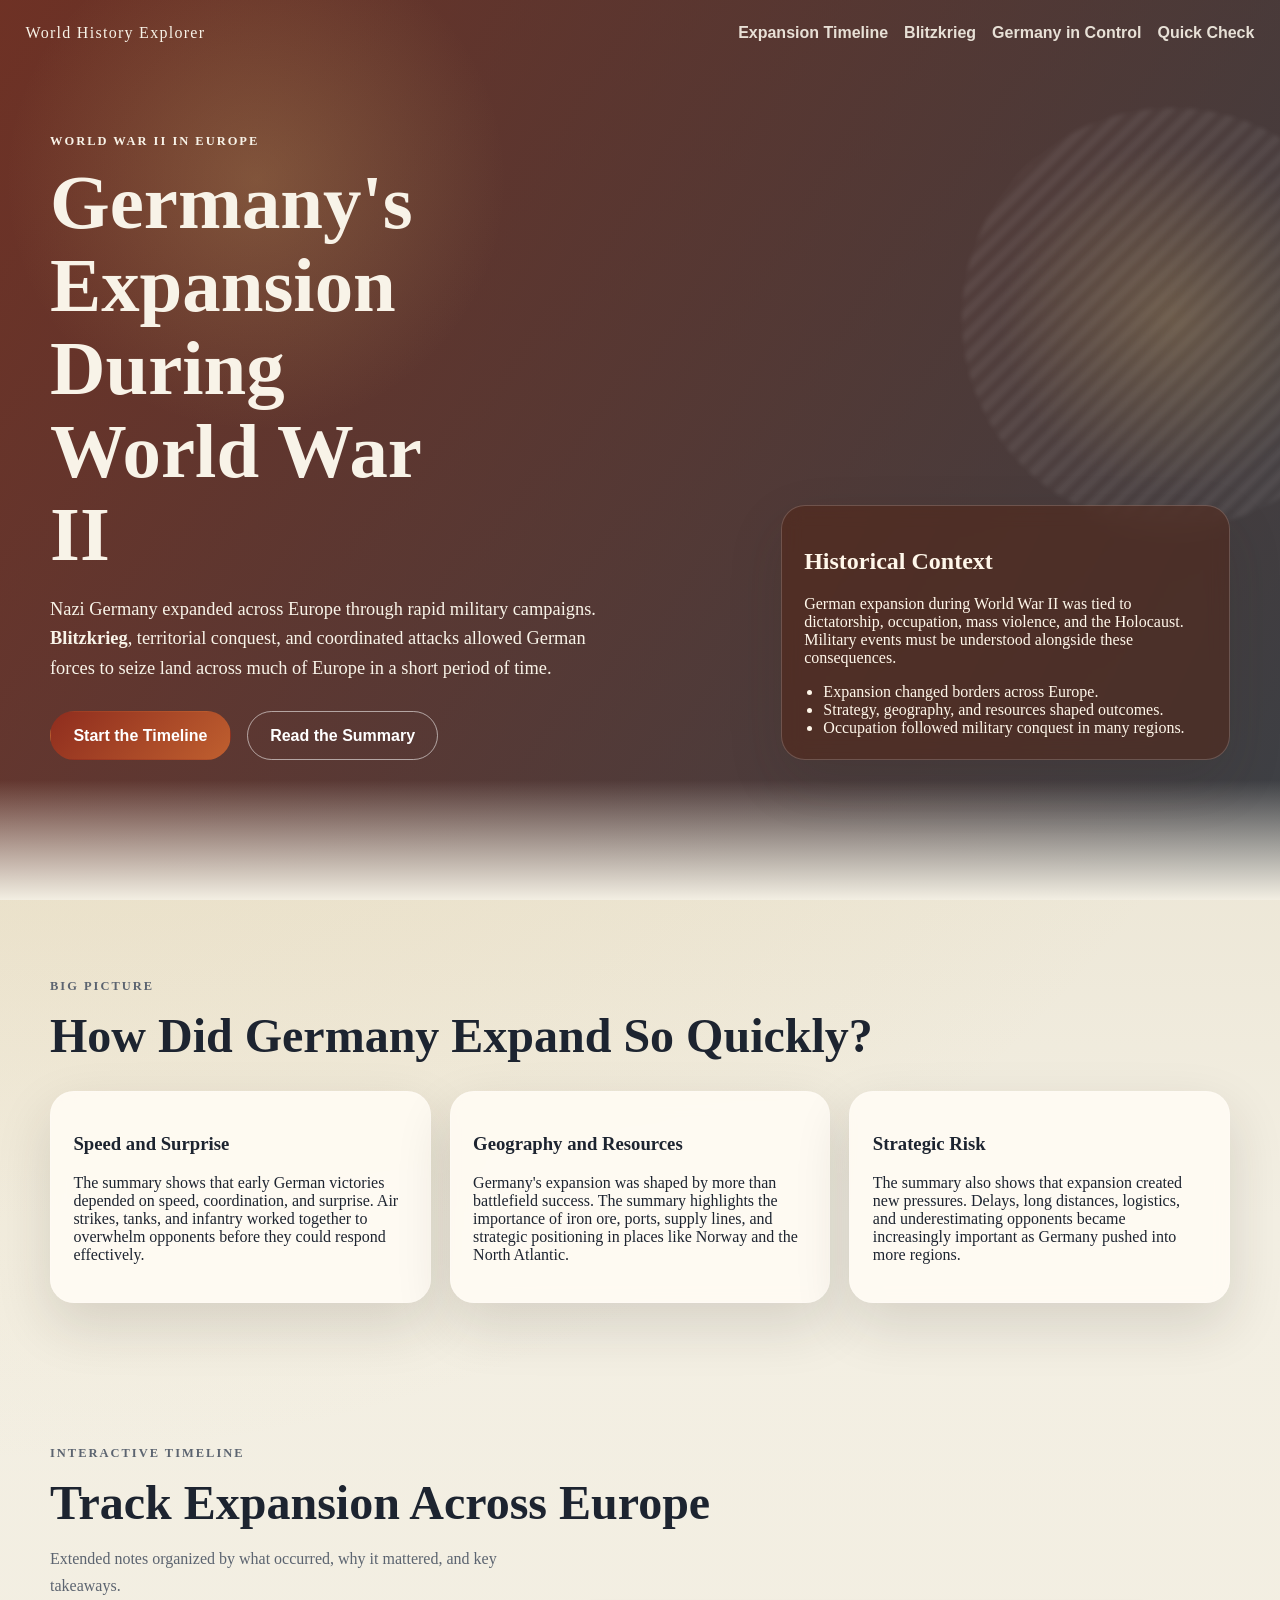
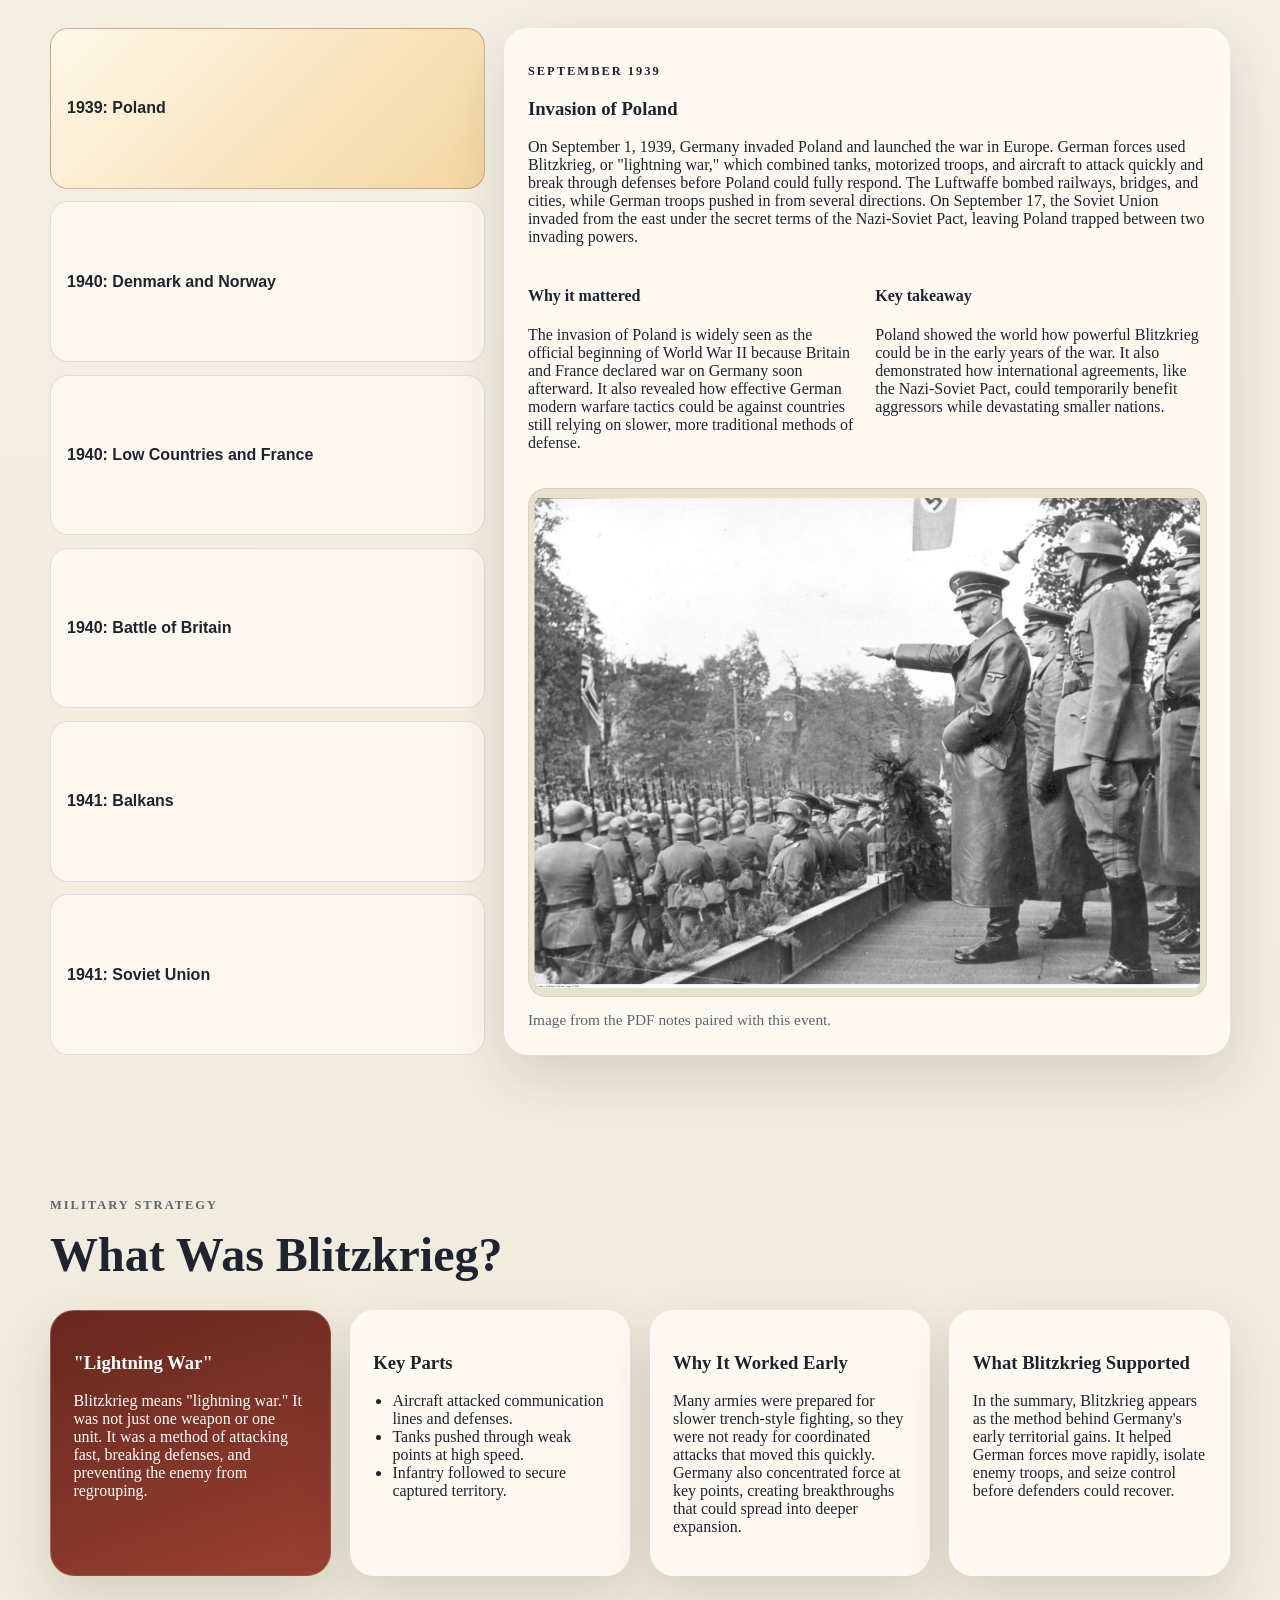
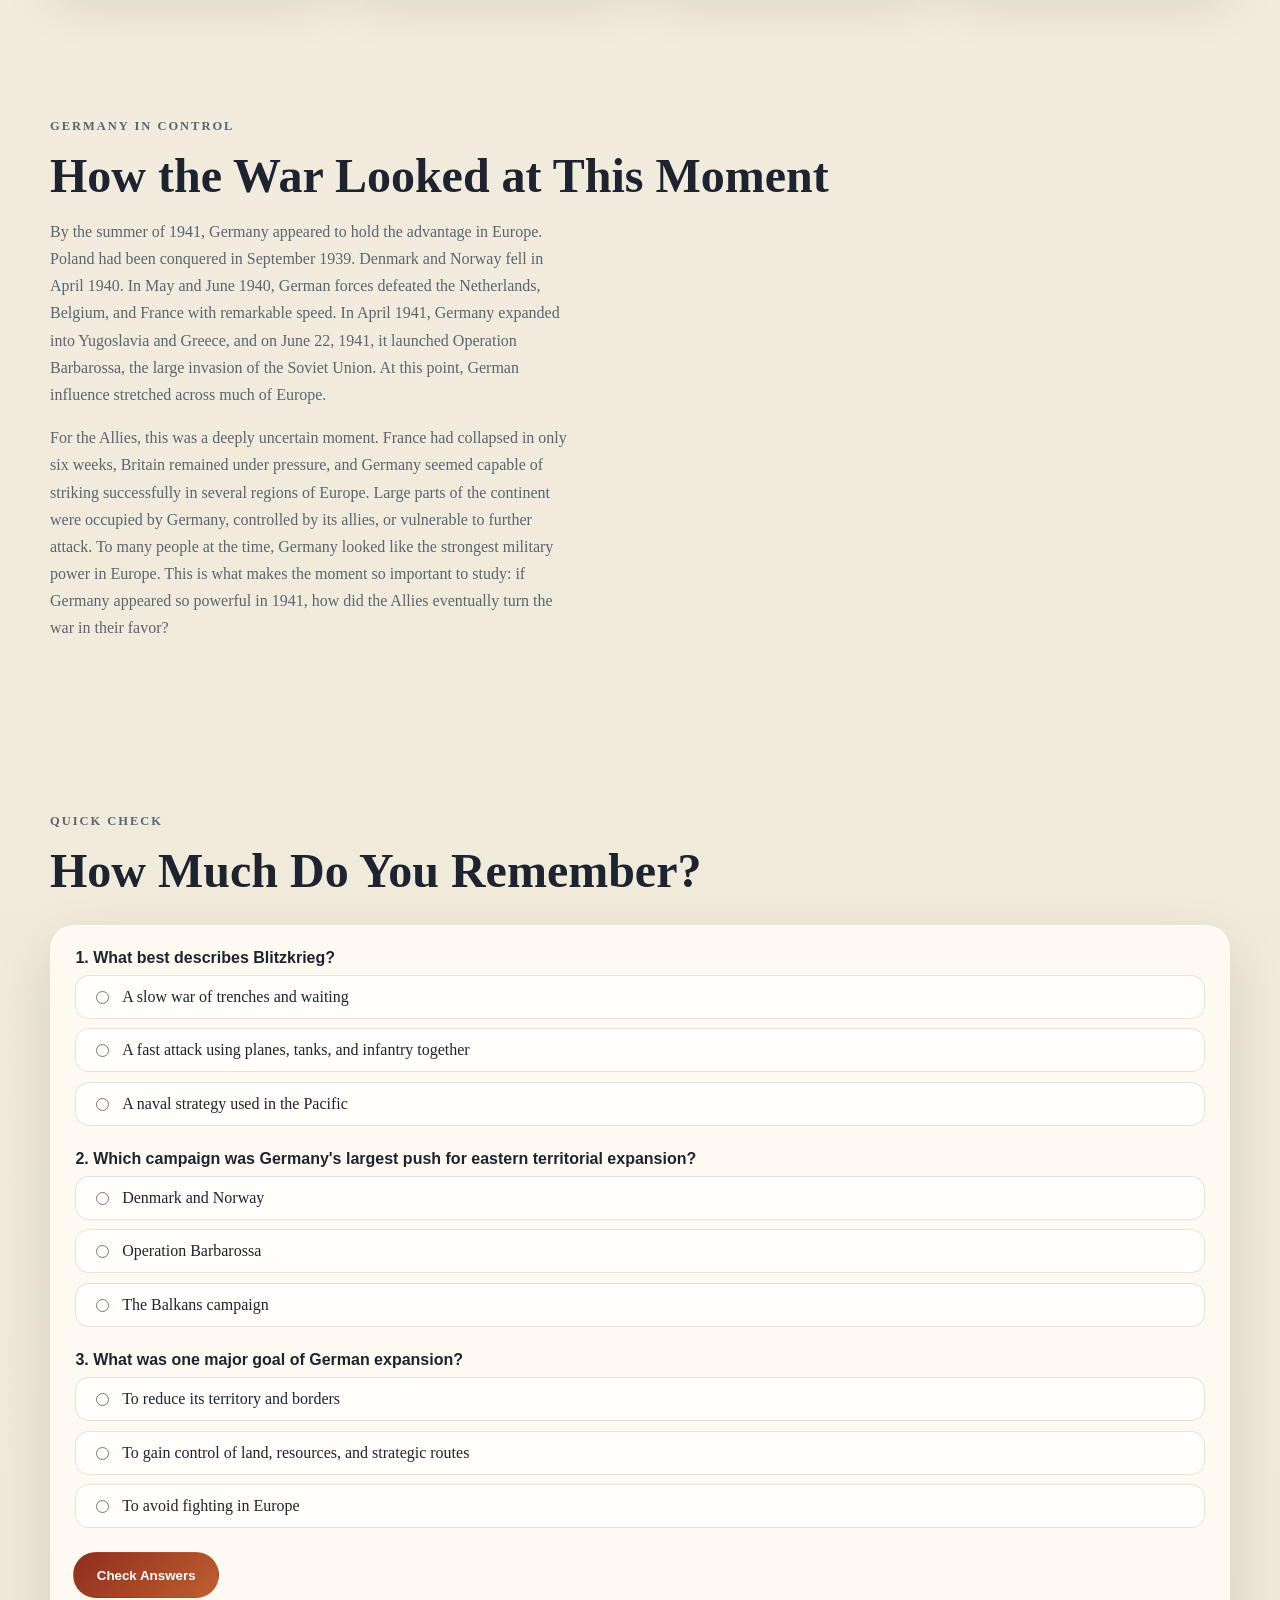
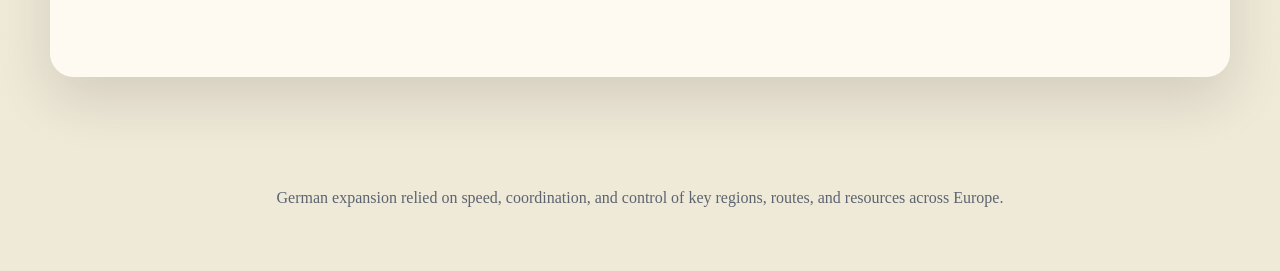
<file: Website/index.html>
<!DOCTYPE html>
<html lang="en">
  <head>
    <meta charset="UTF-8" />
    <meta name="viewport" content="width=device-width, initial-scale=1.0" />
    <title>Germany's Expansion in World War II</title>
    <link rel="stylesheet" href="styles.css" />
  </head>
  <body>
    <a class="skip-link" href="#main-content">Skip to main content</a>
    <header class="hero">
      <nav class="topbar" aria-label="Primary">
        <div class="brand">World History Explorer</div>
        <div class="nav-links">
          <a href="#timeline">Expansion Timeline</a>
          <a href="#blitzkrieg">Blitzkrieg</a>
          <a href="#campaigns">Germany in Control</a>
          <a href="#quiz">Quick Check</a>
        </div>
      </nav>

      <section class="hero-content">
        <div class="hero-copy">
          <p class="eyebrow">World War II in Europe</p>
          <h1>Germany's Expansion During World War II</h1>
          <p class="intro">
            Nazi Germany expanded across Europe through rapid military
            campaigns. <strong>Blitzkrieg</strong>, territorial conquest, and
            coordinated attacks allowed German forces to seize land across much
            of Europe in a short period of time.
          </p>
          <div class="hero-actions">
            <a class="button primary" href="#timeline">Start the Timeline</a>
            <a class="button secondary" href="#campaigns">Read the Summary</a>
          </div>
        </div>

        <aside class="hero-panel">
          <h2>Historical Context</h2>
          <p>
            German expansion during World War II was tied to dictatorship,
            occupation, mass violence, and the Holocaust. Military events must
            be understood alongside these consequences.
          </p>
          <ul>
            <li>Expansion changed borders across Europe.</li>
            <li>Strategy, geography, and resources shaped outcomes.</li>
            <li>Occupation followed military conquest in many regions.</li>
          </ul>
        </aside>
      </section>
    </header>

    <main id="main-content">
      <section class="section overview" id="overview">
        <div class="section-heading">
          <p class="section-tag">Big Picture</p>
          <h2>How Did Germany Expand So Quickly?</h2>
        </div>
        <div class="overview-grid">
          <article class="fact-card">
            <h3>Speed and Surprise</h3>
            <p>
              The summary shows that early German victories depended on speed,
              coordination, and surprise. Air strikes, tanks, and infantry
              worked together to overwhelm opponents before they could respond
              effectively.
            </p>
          </article>
          <article class="fact-card">
            <h3>Geography and Resources</h3>
            <p>
              Germany's expansion was shaped by more than battlefield success.
              The summary highlights the importance of iron ore, ports, supply
              lines, and strategic positioning in places like Norway and the
              North Atlantic.
            </p>
          </article>
          <article class="fact-card">
            <h3>Strategic Risk</h3>
            <p>
              The summary also shows that expansion created new pressures.
              Delays, long distances, logistics, and underestimating opponents
              became increasingly important as Germany pushed into more regions.
            </p>
          </article>
        </div>
      </section>

      <section class="section timeline-section" id="timeline">
        <div class="section-heading">
          <p class="section-tag">Interactive Timeline</p>
          <h2>Track Expansion Across Europe</h2>
          <p>
            Extended notes organized by what occurred, why it mattered, and key
            takeaways.
          </p>
        </div>

        <div class="timeline-layout">
          <div class="timeline-buttons" role="tablist" aria-label="WWII timeline events">
            <button
              class="timeline-button active"
              data-event="poland"
              id="tab-poland"
              role="tab"
              aria-selected="true"
              aria-controls="timeline-detail"
              tabindex="0"
            >
              1939: Poland
            </button>
            <button
              class="timeline-button"
              data-event="denmarkNorway"
              id="tab-denmarkNorway"
              role="tab"
              aria-selected="false"
              aria-controls="timeline-detail"
              tabindex="-1"
            >
              1940: Denmark and Norway
            </button>
            <button
              class="timeline-button"
              data-event="france"
              id="tab-france"
              role="tab"
              aria-selected="false"
              aria-controls="timeline-detail"
              tabindex="-1"
            >
              1940: Low Countries and France
            </button>
            <button
              class="timeline-button"
              data-event="britain"
              id="tab-britain"
              role="tab"
              aria-selected="false"
              aria-controls="timeline-detail"
              tabindex="-1"
            >
              1940: Battle of Britain
            </button>
            <button
              class="timeline-button"
              data-event="balkans"
              id="tab-balkans"
              role="tab"
              aria-selected="false"
              aria-controls="timeline-detail"
              tabindex="-1"
            >
              1941: Balkans
            </button>
            <button
              class="timeline-button"
              data-event="ussr"
              id="tab-ussr"
              role="tab"
              aria-selected="false"
              aria-controls="timeline-detail"
              tabindex="-1"
            >
              1941: Soviet Union
            </button>
          </div>

          <article
            class="timeline-detail"
            id="timeline-detail"
            role="tabpanel"
            aria-labelledby="tab-poland"
            aria-live="polite"
          >
            <p class="detail-date">September 1939</p>
            <h3>Invasion of Poland</h3>
            <p>
              On September 1, 1939, Germany invaded Poland and launched the war
              in Europe. German forces used Blitzkrieg, or "lightning war,"
              which combined tanks, motorized troops, and aircraft to attack
              quickly and break through defenses before Poland could fully
              respond. The Luftwaffe bombed railways, bridges, and cities,
              while German troops pushed in from several directions. On
              September 17, the Soviet Union invaded from the east under the
              secret terms of the Nazi-Soviet Pact, leaving Poland trapped
              between two invading powers.
            </p>
            <div class="detail-grid">
              <div>
                <h4>Why it mattered</h4>
                <p>
                  The invasion of Poland is widely seen as the official
                  beginning of World War II because Britain and France declared
                  war on Germany soon afterward. It also revealed how effective
                  German modern warfare tactics could be against countries still
                  relying on slower, more traditional methods of defense.
                </p>
              </div>
              <div>
                <h4>Key takeaway</h4>
                <p>
                  Poland showed the world how powerful Blitzkrieg could be in
                  the early years of the war. It also demonstrated how
                  international agreements, like the Nazi-Soviet Pact, could
                  temporarily benefit aggressors while devastating smaller
                  nations.
                </p>
              </div>
            </div>
            <figure class="timeline-figure">
              <img
                src="pdf_images/pdf-image-12.png"
                class="timeline-image portrait-frame"
                alt="Nazi German leaders and soldiers at a military rally during the period of German expansion."
              />
              <figcaption>Image from the PDF notes paired with this event.</figcaption>
            </figure>
          </article>
        </div>
      </section>

      <section class="section strategy-section" id="blitzkrieg">
        <div class="section-heading">
          <p class="section-tag">Military Strategy</p>
          <h2>What Was Blitzkrieg?</h2>
        </div>
        <div class="strategy-grid">
          <article class="strategy-card emphasis">
            <h3>"Lightning War"</h3>
            <p>
              Blitzkrieg means "lightning war." It was not just one weapon or
              one unit. It was a method of attacking fast, breaking defenses,
              and preventing the enemy from regrouping.
            </p>
          </article>
          <article class="strategy-card">
            <h3>Key Parts</h3>
            <ul>
              <li>Aircraft attacked communication lines and defenses.</li>
              <li>Tanks pushed through weak points at high speed.</li>
              <li>Infantry followed to secure captured territory.</li>
            </ul>
          </article>
          <article class="strategy-card">
            <h3>Why It Worked Early</h3>
            <p>
              Many armies were prepared for slower trench-style fighting, so
              they were not ready for coordinated attacks that moved this
              quickly. Germany also concentrated force at key points, creating
              breakthroughs that could spread into deeper expansion.
            </p>
          </article>
          <article class="strategy-card">
            <h3>What Blitzkrieg Supported</h3>
            <p>
              In the summary, Blitzkrieg appears as the method behind Germany's
              early territorial gains. It helped German forces move rapidly,
              isolate enemy troops, and seize control before defenders could
              recover.
            </p>
          </article>
        </div>
      </section>

      <section class="section battles-section" id="campaigns">
        <div class="section-heading">
          <p class="section-tag">Germany in Control</p>
          <h2>How the War Looked at This Moment</h2>
          <p class="control-paragraph">
            By the summer of 1941, Germany appeared to hold the advantage in
            Europe. Poland had been conquered in September 1939. Denmark and
            Norway fell in April 1940. In May and June 1940, German forces
            defeated the Netherlands, Belgium, and France with remarkable
            speed. In April 1941, Germany expanded into Yugoslavia and Greece,
            and on June 22, 1941, it launched Operation Barbarossa, the large
            invasion of the Soviet Union. At this point, German influence
            stretched across much of Europe.
          </p>
          <p class="control-paragraph">
            For the Allies, this was a deeply uncertain moment. France had
            collapsed in only six weeks, Britain remained under pressure, and
            Germany seemed capable of striking successfully in several regions
            of Europe. Large parts of the continent were occupied by Germany,
            controlled by its allies, or vulnerable to further attack. To many
            people at the time, Germany looked like the strongest military
            power in Europe. This is what makes the moment so important to
            study: if Germany appeared so powerful in 1941, how did the Allies
            eventually turn the war in their favor?
          </p>
        </div>
      </section>

      <section class="section quiz-section" id="quiz">
        <div class="section-heading">
          <p class="section-tag">Quick Check</p>
          <h2>How Much Do You Remember?</h2>
        </div>

        <form class="quiz-card" id="quiz-form">
          <fieldset class="question">
            <legend>1. What best describes Blitzkrieg?</legend>
            <label><input type="radio" name="q1" value="a" /> A slow war of trenches and waiting</label>
            <label><input type="radio" name="q1" value="b" /> A fast attack using planes, tanks, and infantry together</label>
            <label><input type="radio" name="q1" value="c" /> A naval strategy used in the Pacific</label>
          </fieldset>

          <fieldset class="question">
            <legend>2. Which campaign was Germany's largest push for eastern territorial expansion?</legend>
            <label><input type="radio" name="q2" value="a" /> Denmark and Norway</label>
            <label><input type="radio" name="q2" value="b" /> Operation Barbarossa</label>
            <label><input type="radio" name="q2" value="c" /> The Balkans campaign</label>
          </fieldset>

          <fieldset class="question">
            <legend>3. What was one major goal of German expansion?</legend>
            <label><input type="radio" name="q3" value="a" /> To reduce its territory and borders</label>
            <label><input type="radio" name="q3" value="b" /> To gain control of land, resources, and strategic routes</label>
            <label><input type="radio" name="q3" value="c" /> To avoid fighting in Europe</label>
          </fieldset>

          <button class="button primary" type="submit">Check Answers</button>
          <p class="quiz-result" id="quiz-result" aria-live="polite"></p>
        </form>
      </section>
    </main>

    <footer class="footer">
      <p>
        German expansion relied on speed, coordination, and control of key
        regions, routes, and resources across Europe.
      </p>
    </footer>

    <script src="script.js"></script>
  </body>
</html>
</file>
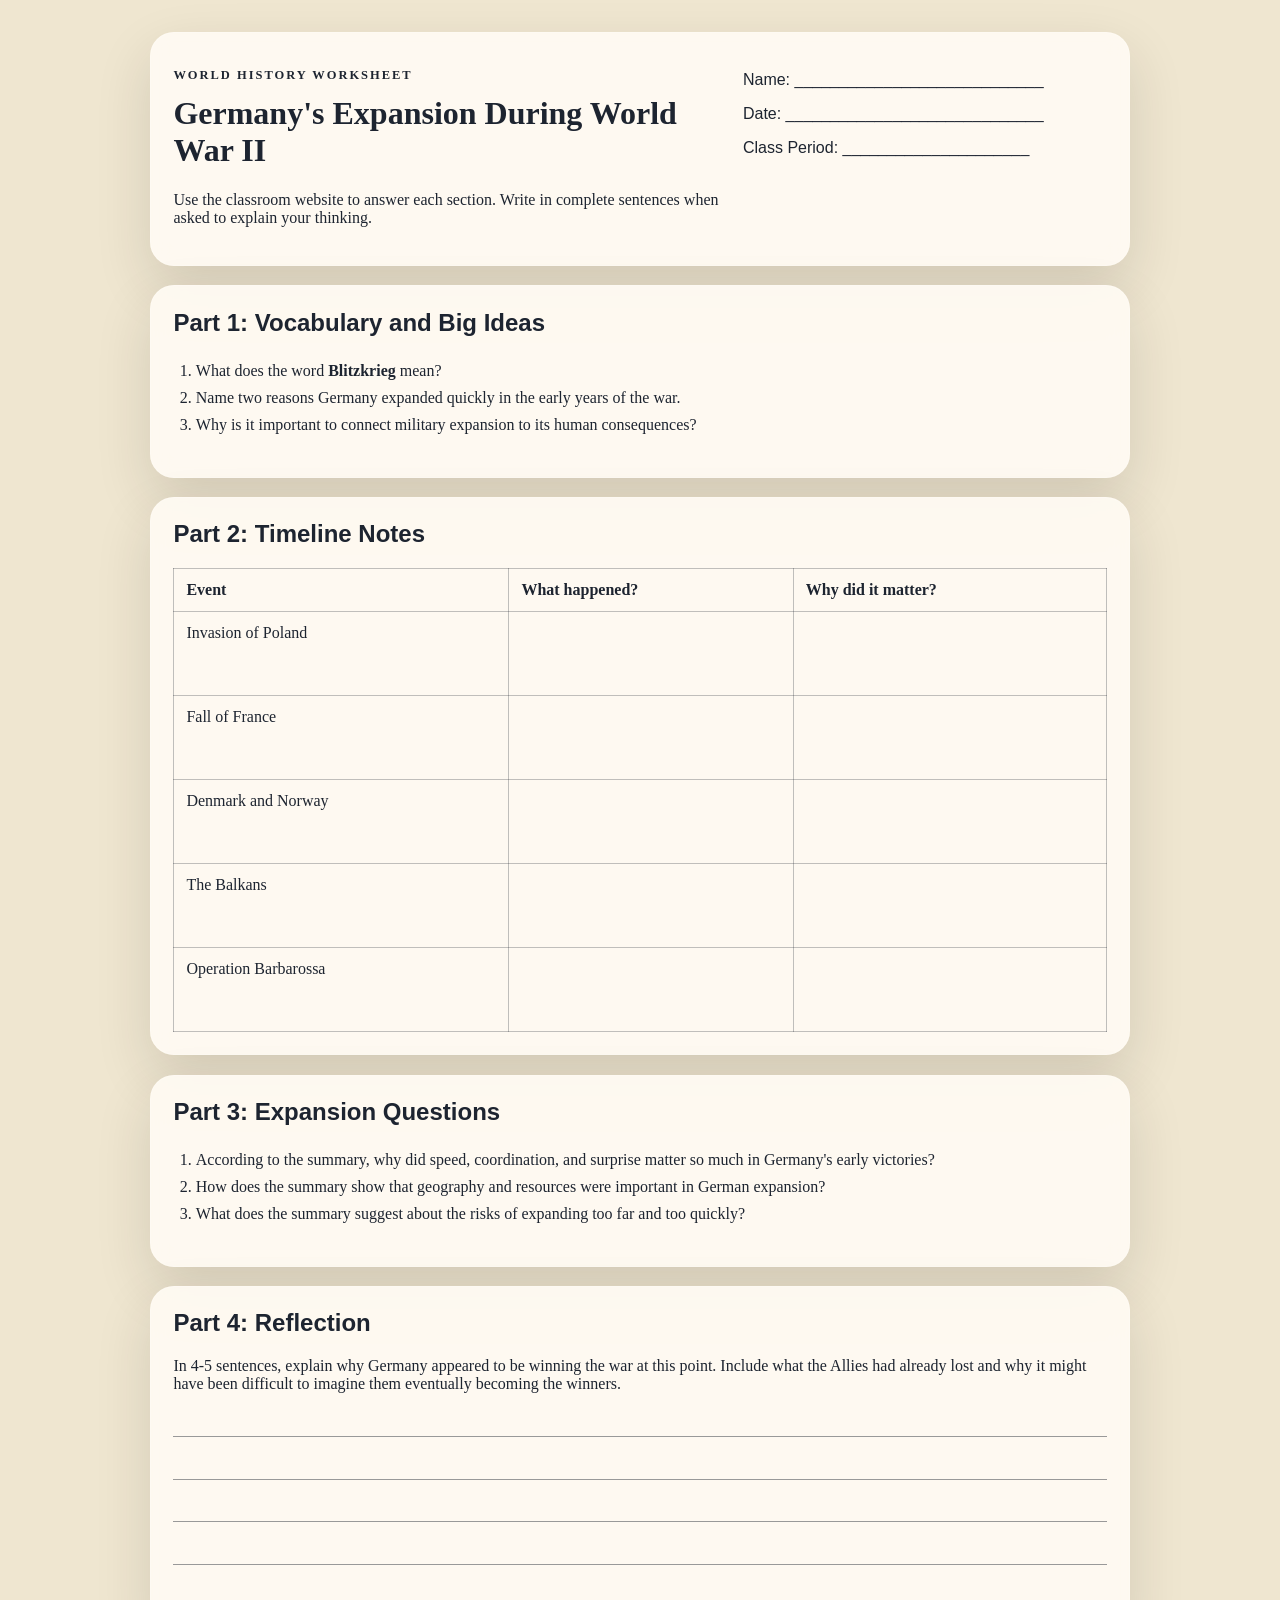
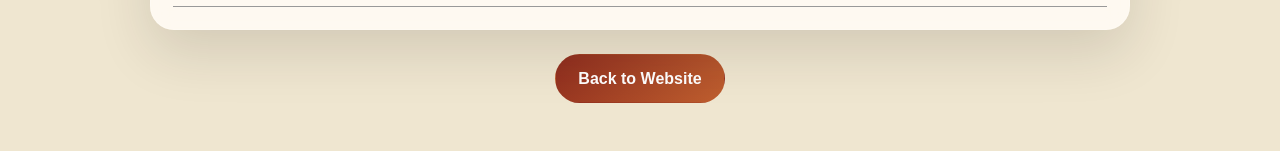
<file: Website/worksheet.html>
<!DOCTYPE html>
<html lang="en">
  <head>
    <meta charset="UTF-8" />
    <meta name="viewport" content="width=device-width, initial-scale=1.0" />
    <title>Worksheet: Germany's Expansion During World War II</title>
    <link rel="stylesheet" href="styles.css" />
  </head>
  <body class="worksheet-page">
    <main class="worksheet-shell">
      <header class="worksheet-header">
        <div>
          <p class="section-tag">World History Worksheet</p>
          <h1>Germany's Expansion During World War II</h1>
          <p>
            Use the classroom website to answer each section. Write in complete
            sentences when asked to explain your thinking.
          </p>
        </div>
        <div class="student-lines">
          <p>Name: ____________________________</p>
          <p>Date: _____________________________</p>
          <p>Class Period: _____________________</p>
        </div>
      </header>

      <section class="worksheet-block">
        <h2>Part 1: Vocabulary and Big Ideas</h2>
        <ol>
          <li>What does the word <strong>Blitzkrieg</strong> mean?</li>
          <li>Name two reasons Germany expanded quickly in the early years of the war.</li>
          <li>Why is it important to connect military expansion to its human consequences?</li>
        </ol>
      </section>

      <section class="worksheet-block">
        <h2>Part 2: Timeline Notes</h2>
        <table class="worksheet-table">
          <thead>
            <tr>
              <th>Event</th>
              <th>What happened?</th>
              <th>Why did it matter?</th>
            </tr>
          </thead>
          <tbody>
            <tr>
              <td>Invasion of Poland</td>
              <td></td>
              <td></td>
            </tr>
            <tr>
              <td>Fall of France</td>
              <td></td>
              <td></td>
            </tr>
            <tr>
              <td>Denmark and Norway</td>
              <td></td>
              <td></td>
            </tr>
            <tr>
              <td>The Balkans</td>
              <td></td>
              <td></td>
            </tr>
            <tr>
              <td>Operation Barbarossa</td>
              <td></td>
              <td></td>
            </tr>
          </tbody>
        </table>
      </section>

      <section class="worksheet-block">
        <h2>Part 3: Expansion Questions</h2>
        <ol>
          <li>According to the summary, why did speed, coordination, and surprise matter so much in Germany's early victories?</li>
          <li>How does the summary show that geography and resources were important in German expansion?</li>
          <li>What does the summary suggest about the risks of expanding too far and too quickly?</li>
        </ol>
      </section>

      <section class="worksheet-block">
        <h2>Part 4: Reflection</h2>
        <p>
          In 4-5 sentences, explain why Germany appeared to be winning the war
          at this point. Include what the Allies had already lost and why it
          might have been difficult to imagine them eventually becoming the
          winners.
        </p>
        <div class="writing-lines"></div>
        <div class="writing-lines"></div>
        <div class="writing-lines"></div>
        <div class="writing-lines"></div>
        <div class="writing-lines"></div>
      </section>

      <footer class="worksheet-footer">
        <a class="button primary" href="index.html">Back to Website</a>
      </footer>
    </main>
  </body>
</html>
</file>
<file: Website/styles.css>
:root {
  --bg: #f3efe3;
  --paper: rgba(255, 251, 243, 0.92);
  --ink: #1d2430;
  --muted: #5c6470;
  --accent: #8f2d1e;
  --accent-deep: #5f1c13;
  --gold: #d7b56d;
  --line: rgba(29, 36, 48, 0.12);
  --shadow: 0 22px 55px rgba(40, 34, 25, 0.14);
}

* {
  box-sizing: border-box;
}

html {
  scroll-behavior: smooth;
}

body {
  margin: 0;
  font-family: Georgia, "Times New Roman", serif;
  color: var(--ink);
  background:
    radial-gradient(circle at top left, rgba(215, 181, 109, 0.32), transparent 28%),
    linear-gradient(180deg, #ddd3b8 0%, var(--bg) 24%, #efe9d8 100%);
}

a {
  color: inherit;
  text-decoration: none;
}

.skip-link {
  position: absolute;
  left: 1rem;
  top: -3rem;
  z-index: 20;
  background: #ffffff;
  color: var(--ink);
  padding: 0.75rem 1rem;
  border-radius: 12px;
  border: 2px solid var(--accent);
  font-family: Arial, Helvetica, sans-serif;
}

.skip-link:focus {
  top: 1rem;
}

.hero {
  min-height: 100vh;
  padding: 1.5rem clamp(1rem, 2vw, 2rem) 4rem;
  background:
    radial-gradient(circle at 20% 20%, rgba(215, 181, 109, 0.25), transparent 20%),
    linear-gradient(120deg, rgba(95, 28, 19, 0.88), rgba(22, 28, 38, 0.82)),
    linear-gradient(180deg, rgba(255, 255, 255, 0.06), transparent 42%);
  color: #f8f3e8;
  position: relative;
  overflow: hidden;
}

.hero::after {
  content: "";
  position: absolute;
  inset: auto 0 0 0;
  height: 120px;
  background: linear-gradient(to top, var(--bg), transparent);
}

.hero::before {
  content: "";
  position: absolute;
  inset: 12% -8% auto auto;
  width: 420px;
  height: 420px;
  border-radius: 50%;
  background:
    radial-gradient(circle, rgba(215, 181, 109, 0.22), transparent 58%),
    repeating-linear-gradient(
      135deg,
      rgba(255, 255, 255, 0.08) 0 8px,
      rgba(255, 255, 255, 0.02) 8px 16px
    );
  filter: blur(2px);
}

.topbar,
.hero-content,
main,
.footer {
  position: relative;
  z-index: 1;
}

.topbar {
  display: flex;
  justify-content: space-between;
  gap: 1rem;
  align-items: center;
  flex-wrap: wrap;
}

.brand {
  font-family: "Palatino Linotype", "Book Antiqua", Palatino, serif;
  letter-spacing: 0.08em;
  font-size: 1rem;
}

.nav-links {
  display: flex;
  flex-wrap: wrap;
  gap: 1rem;
  font-weight: 600;
  font-family: Arial, Helvetica, sans-serif;
}

.nav-links a {
  opacity: 0.9;
}

a:focus-visible,
button:focus-visible,
input:focus-visible {
  outline: 3px solid var(--gold);
  outline-offset: 4px;
}

.hero-content {
  width: min(1180px, 100%);
  margin: 5rem auto 0;
  display: grid;
  grid-template-columns: 1.4fr 0.9fr;
  gap: 2rem;
  align-items: end;
}

.eyebrow,
.section-tag,
.detail-date,
.battle-label {
  text-transform: uppercase;
  letter-spacing: 0.16em;
  font-size: 0.78rem;
  font-weight: 700;
}

.hero h1,
.section-heading h2 {
  font-family: "Palatino Linotype", "Book Antiqua", Palatino, serif;
  line-height: 1.08;
}

.hero h1 {
  font-size: clamp(2.7rem, 6vw, 5.4rem);
  max-width: 11ch;
  margin: 0.35rem 0 1rem;
}

.intro {
  max-width: 60ch;
  font-size: 1.15rem;
  line-height: 1.6;
}

.hero-panel,
.fact-card,
.timeline-detail,
.strategy-card,
.battle-card,
.compare-card,
.quiz-card,
.worksheet-card,
.worksheet-block,
.worksheet-header {
  background: var(--paper);
  backdrop-filter: blur(10px);
  border: 1px solid rgba(255, 255, 255, 0.18);
  border-radius: 24px;
  box-shadow: var(--shadow);
}

.hero-panel {
  color: #fff7ea;
  background: rgba(83, 38, 23, 0.55);
  padding: 1.4rem;
}

.hero-panel ul,
.strategy-card ul,
.compare-card ul {
  padding-left: 1.2rem;
  margin-bottom: 0;
}

.hero-actions {
  display: flex;
  gap: 1rem;
  flex-wrap: wrap;
  margin-top: 1.75rem;
}

.button {
  display: inline-flex;
  align-items: center;
  justify-content: center;
  border-radius: 999px;
  padding: 0.9rem 1.4rem;
  font-weight: 700;
  transition: transform 180ms ease, background 180ms ease, color 180ms ease;
  border: 1px solid transparent;
  cursor: pointer;
  font-family: Arial, Helvetica, sans-serif;
}

.button:hover,
.timeline-button:hover {
  transform: translateY(-2px);
}

.button.primary {
  background: linear-gradient(135deg, var(--accent), #bf5f2f);
  color: white;
}

.button.secondary {
  border-color: rgba(255, 255, 255, 0.55);
  color: white;
}

main {
  width: min(1180px, calc(100% - 2rem));
  margin: 0 auto;
}

.section {
  padding: 4rem 0;
}

.section-heading {
  margin-bottom: 1.8rem;
}

.section-heading h2 {
  font-size: clamp(2rem, 4vw, 3rem);
  margin: 0.4rem 0 0.7rem;
}

.section-heading p {
  max-width: 65ch;
  color: var(--muted);
  line-height: 1.7;
}

.overview-grid,
.strategy-grid,
.battle-grid,
.compare-grid,
.image-strip,
.visual-grid {
  display: grid;
  gap: 1.2rem;
}

.overview-grid {
  grid-template-columns: repeat(3, minmax(0, 1fr));
}

.fact-card,
.strategy-card,
.battle-card,
.compare-card,
.quiz-card,
.timeline-detail,
.worksheet-card,
.worksheet-block,
.worksheet-header {
  padding: 1.4rem;
}

.timeline-figure {
  margin: 1.25rem 0 0;
}

.timeline-image {
  width: 100%;
  display: block;
  border-radius: 18px;
  background: #e8e1ce;
  border: 1px solid rgba(29, 36, 48, 0.08);
}

.wide-frame {
  aspect-ratio: 16 / 7;
  object-fit: cover;
}

.landscape-frame {
  aspect-ratio: 16 / 10;
  object-fit: cover;
}

.portrait-frame {
  aspect-ratio: 4 / 3;
  object-fit: contain;
  padding: 0.35rem;
}

.timeline-figure figcaption {
  margin-top: 0.7rem;
  color: var(--muted);
  line-height: 1.5;
  font-size: 0.96rem;
}

.timeline-layout {
  display: grid;
  grid-template-columns: 0.75fr 1.25fr;
  gap: 1.2rem;
}

.timeline-buttons {
  display: grid;
  gap: 0.8rem;
}

.timeline-button {
  text-align: left;
  border: 1px solid var(--line);
  background: rgba(255, 251, 243, 0.8);
  color: var(--ink);
  border-radius: 18px;
  padding: 1rem;
  font-family: Arial, Helvetica, sans-serif;
  font-size: 1rem;
  font-weight: 700;
  transition: transform 180ms ease, border-color 180ms ease, background 180ms ease;
  cursor: pointer;
}

.timeline-button.active {
  background: linear-gradient(135deg, #fff8e8, #f3d6a0);
  border-color: rgba(143, 45, 30, 0.35);
}

.control-paragraph {
  max-width: 75ch;
}

.detail-grid {
  display: grid;
  grid-template-columns: repeat(2, minmax(0, 1fr));
  gap: 1rem;
  margin-top: 1.2rem;
}

.strategy-grid {
  grid-template-columns: repeat(4, minmax(0, 1fr));
}

.strategy-card.emphasis {
  background: linear-gradient(160deg, rgba(95, 28, 19, 0.95), rgba(143, 45, 30, 0.9));
  color: white;
}

.battle-grid,
.compare-grid {
  grid-template-columns: repeat(2, minmax(0, 1fr));
}

.battle-label {
  color: var(--accent);
}

.worksheet-card {
  display: flex;
  align-items: center;
  justify-content: space-between;
  gap: 1.5rem;
}

.worksheet-card ul {
  margin-bottom: 0;
}

.question {
  display: grid;
  gap: 0.6rem;
  margin-bottom: 1.5rem;
  border: 0;
  padding: 0;
  min-inline-size: 0;
}

.question legend {
  font-weight: 700;
  margin-bottom: 0;
  font-family: Arial, Helvetica, sans-serif;
  padding: 0 0 0.5rem;
}

.question label {
  display: flex;
  gap: 0.65rem;
  align-items: start;
  padding: 0.75rem 0.9rem;
  border-radius: 14px;
  border: 1px solid var(--line);
  background: rgba(255, 255, 255, 0.65);
}

.quiz-result {
  font-weight: 700;
  min-height: 1.5rem;
  margin-top: 1rem;
}

.footer {
  text-align: center;
  padding: 2rem 1rem 3rem;
  color: var(--muted);
}

.worksheet-page {
  background: #efe6d0;
}

.worksheet-shell {
  width: min(980px, calc(100% - 2rem));
  margin: 2rem auto 3rem;
}

.worksheet-header {
  display: grid;
  grid-template-columns: 1.2fr 0.8fr;
  gap: 1.5rem;
}

.worksheet-header h1 {
  font-family: "Palatino Linotype", "Book Antiqua", Palatino, serif;
  margin-top: 0.2rem;
}

.student-lines p {
  margin: 1rem 0;
  font-family: Arial, Helvetica, sans-serif;
}

.worksheet-block {
  margin-top: 1.2rem;
}

.worksheet-block h2 {
  margin-top: 0;
  font-family: Arial, Helvetica, sans-serif;
}

.worksheet-block ol {
  padding-left: 1.4rem;
  line-height: 1.7;
}

.worksheet-table {
  width: 100%;
  border-collapse: collapse;
  margin-top: 1rem;
}

.worksheet-table th,
.worksheet-table td {
  border: 1px solid rgba(29, 36, 48, 0.28);
  padding: 0.75rem;
  text-align: left;
  vertical-align: top;
  min-height: 72px;
}

.worksheet-table td {
  height: 84px;
}

.worksheet-image-grid {
  display: grid;
  grid-template-columns: repeat(2, minmax(0, 1fr));
  gap: 1rem;
  margin-bottom: 1rem;
}

.worksheet-figure {
  margin: 0;
}

.writing-lines {
  height: 28px;
  border-bottom: 1px solid rgba(29, 36, 48, 0.45);
  margin-top: 0.9rem;
}

.worksheet-footer {
  display: flex;
  justify-content: center;
  margin-top: 1.5rem;
}

@media print {
  .worksheet-page {
    background: white;
  }

  .worksheet-shell {
    width: 100%;
    margin: 0;
  }

  .worksheet-header,
  .worksheet-block {
    box-shadow: none;
    border: 1px solid rgba(29, 36, 48, 0.2);
    break-inside: avoid;
  }

  .worksheet-footer {
    display: none;
  }
}

@media (max-width: 980px) {
  .hero-content,
  .timeline-layout,
  .overview-grid,
  .strategy-grid,
  .battle-grid,
  .compare-grid,
  .detail-grid,
  .worksheet-header,
  .worksheet-image-grid {
    grid-template-columns: 1fr;
  }

  .hero {
    min-height: auto;
    padding-bottom: 3rem;
  }

  .worksheet-card {
    flex-direction: column;
    align-items: flex-start;
  }
}

@media (max-width: 640px) {
  .topbar {
    flex-direction: column;
    align-items: flex-start;
  }

  .nav-links {
    gap: 0.75rem;
  }

  .hero-content {
    margin-top: 3rem;
  }

  .button {
    width: 100%;
  }
}
</file>
